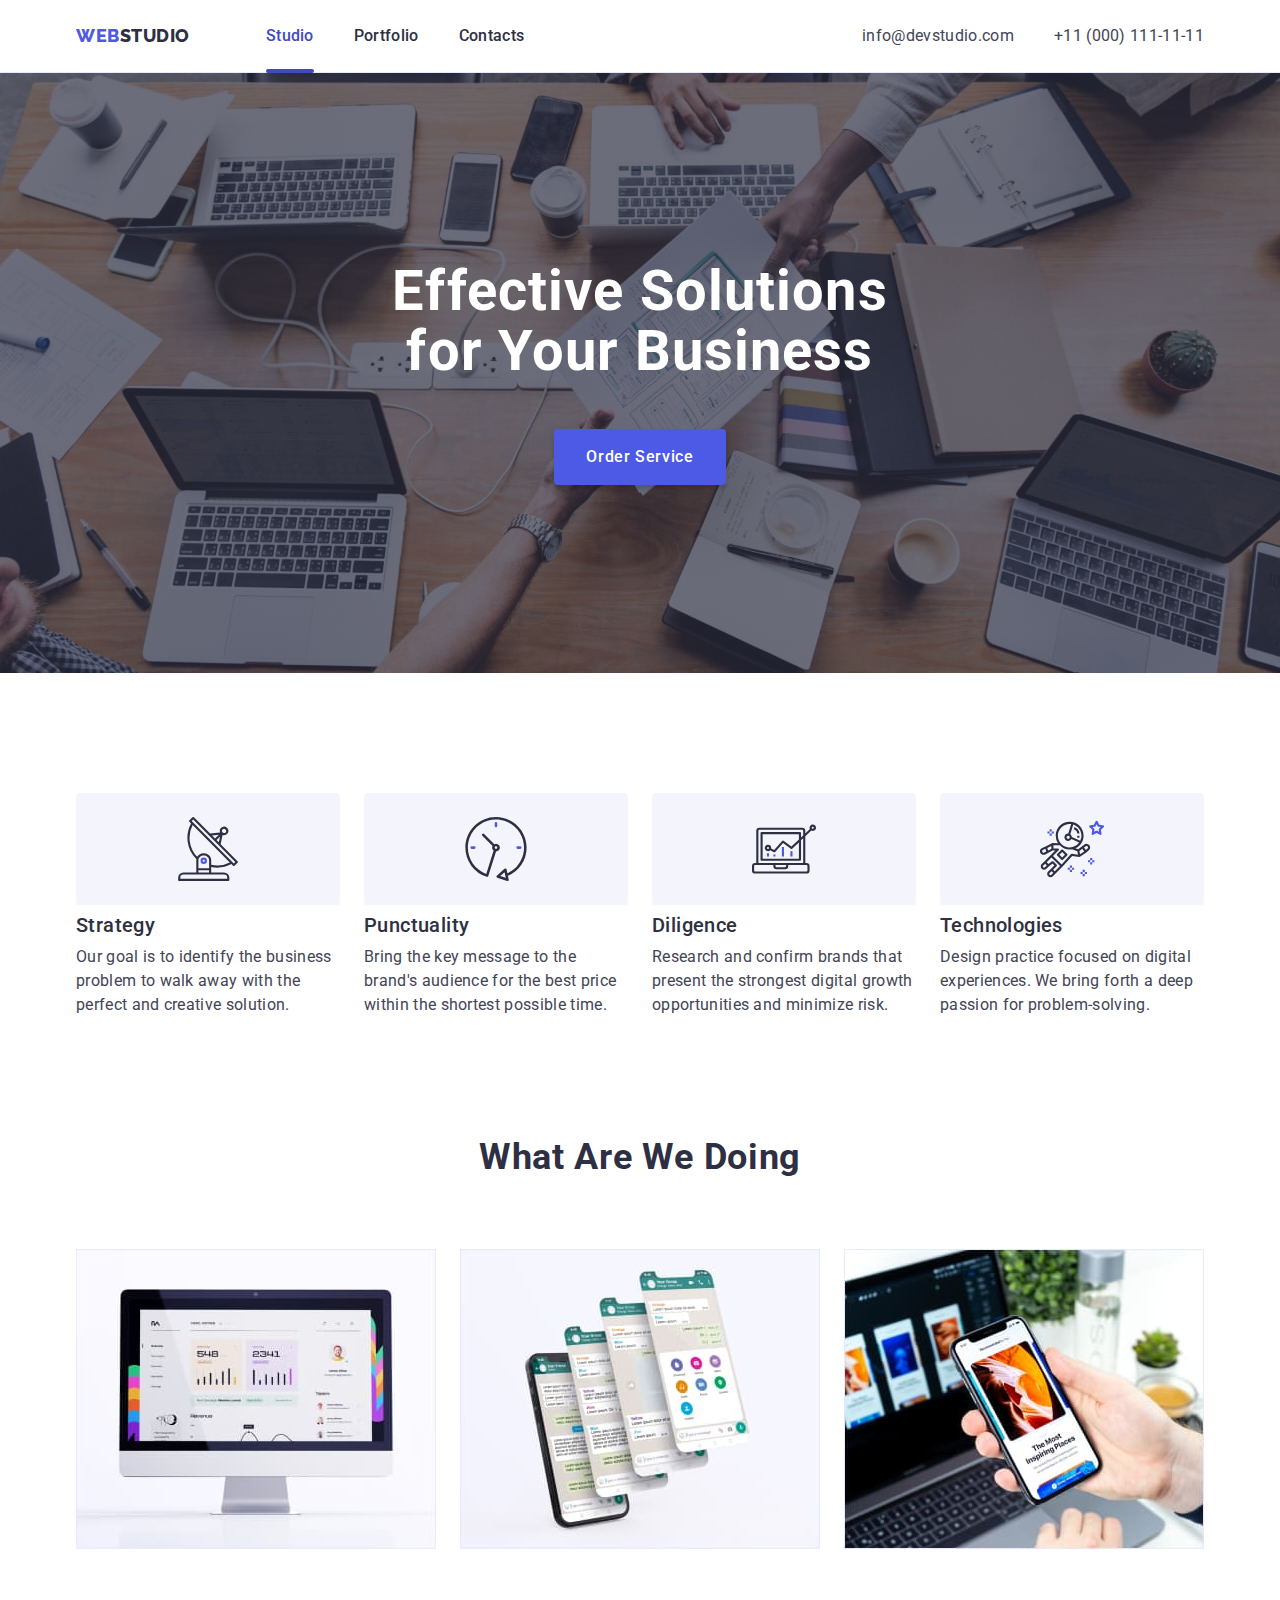
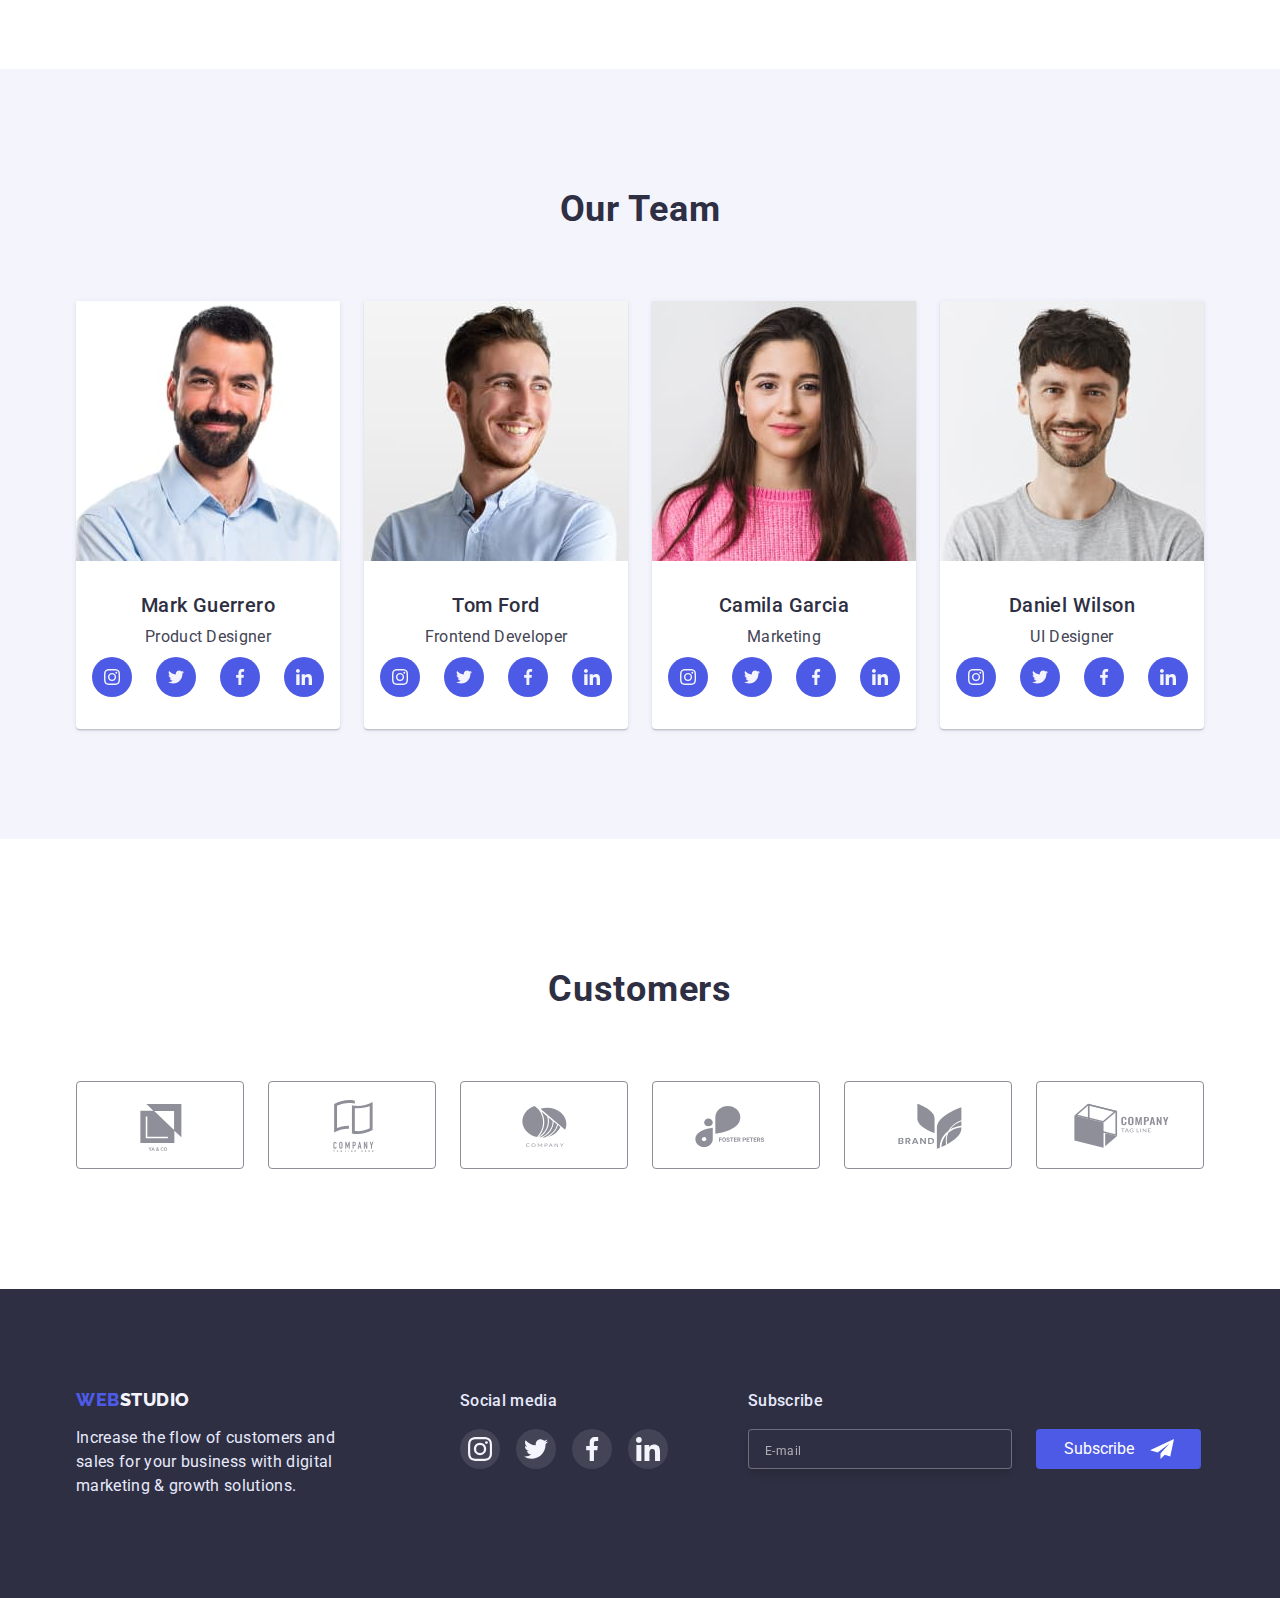
<file: index.html>
<!DOCTYPE html>
<html lang="en">
  <head>
    <meta charset="UTF-8" />
    <meta http-equiv="X-UA-Compatible" content="IE=edge" />
    <meta name="viewport" content="width=device-width, initial-scale=1.0" />
    <title>Studio</title>
    <link rel="preconnect" href="https://fonts.googleapis.com" />
    <link rel="preconnect" href="https://fonts.gstatic.com" crossorigin />
    <link
      href="https://fonts.googleapis.com/css2?family=Raleway:wght@800&family=Roboto:wght@400;500;700&display=swap"
      rel="stylesheet"
    />
    <link
      rel="stylesheet"
      href="https://cdnjs.cloudflare.com/ajax/libs/modern-normalize/1.1.0/modern-normalize.css"
      integrity="sha512-Y0MM+V6ymRKN2zStTqzQ227DWhhp4Mzdo6gnlRnuaNCbc+YN/ZH0sBCLTM4M0oSy9c9VKiCvd4Jk44aCLrNS5Q=="
      crossorigin="anonymous"
      referrerpolicy="no-referrer"
    />
    <link rel="stylesheet" href="./css/styles.css" />
  </head>
  <body>
    <!-- Header -->
    <header class="header">
      <div class="container header-line">
        <nav class="nav-header">
          <div class="logo">
            <a class="logo-header" href="./index.html"
              ><span class="logo-brand">Web</span>Studio</a
            >
          </div>
          <ul class="nav-header-list">
            <li class="nav-header-item">
              <a class="nav-header-link current" href="./index.html">Studio</a>
            </li>
            <li class="nav-header-item">
              <a class="nav-header-link" href="./portfolio.html">Portfolio</a>
            </li>
            <li class="nav-header-item">
              <a class="nav-header-link" href="#">Contacts</a>
            </li>
          </ul>
        </nav>
        <address class="header-address">
          <ul class="header-address-list">
            <li class="header-address-item">
              <a class="header-address-link" href="mailto:info@devstudio.com"
                >info@devstudio.com</a
              >
            </li>
            <li class="header-address-item">
              <a class="header-address-link" href="tel:+110001111111"
                >+11 (000) 111-11-11</a
              >
            </li>
          </ul>
        </address>
      </div>
    </header>
    <!-- Main -->
    <main>
      <section class="hero">
        <h1 class="hero-title">Effective Solutions for Your Business</h1>
        <button data-modal-open class="hero-button" type="button">
          Order Service
        </button>
        <!-- Modal window -->
        <div class="backdrop is-hidden" data-modal>
          <div class="modal">
            <button class="modal-button-close" type="button" data-modal-close>
              <svg width="8" height="8">
                <use href="./images/icons.svg#icon-close"></use>
              </svg>
            </button>
            <p class="modal-title">
              Leave your contacts and we will call you back
            </p>
            <form class="modal-form">
              <div class="modal-form-field">
                <label class="modal-form-field-label" for="name">Name</label>
                <input
                  type="text"
                  class="modal-form-field-input"
                  name="name"
                  id="name"
                />
                <svg class="modal-form-field-icon" width="18" height="18">
                  <use href="./images/icons.svg#icon-person"></use>
                </svg>
              </div>
              <div class="modal-form-field">
                <label class="modal-form-field-label" for="phone">Phone</label>
                <input
                  type="tel"
                  class="modal-form-field-input"
                  name="phone"
                  id="phone"
                />
                <svg class="modal-form-field-icon" width="18" height="24">
                  <use href="./images/icons.svg#icon-phone"></use>
                </svg>
              </div>
              <div class="modal-form-field">
                <label class="modal-form-field-label" for="email">Email</label>
                <input
                  type="email"
                  class="modal-form-field-input"
                  name="email"
                  id="email"
                />
                <svg class="modal-form-field-icon" width="18" height="24">
                  <use href="./images/icons.svg#icon-email"></use>
                </svg>
              </div>
              <div class="modal-form-field">
                <label class="modal-form-field-label" for="comment"
                  >Comment</label
                >
                <textarea
                  type="text"
                  class="modal-form-field-input textarea"
                  name="comment"
                  id="comment"
                  placeholder="Text input"
                ></textarea>
              </div>
            </form>
          </div>
        </div>
        <!-- /Modal window -->
      </section>
      <section class="features section">
        <div class="container">
          <h2 class="features-title visually-hidden">Features and benefits</h2>
          <ul class="features-list">
            <li class="features-item">
              <div class="features-item-icon">
                <svg class="features-icon">
                  <use href="./images/icons.svg#icon-antenna"></use>
                </svg>
              </div>
              <h3 class="features-list-title">Strategy</h3>
              <p class="features-list-text">
                Our goal is to identify the business problem to walk away with
                the perfect and creative solution.
              </p>
            </li>
            <li class="features-item">
              <div class="features-item-icon">
                <svg class="features-icon">
                  <use href="./images/icons.svg#icon-clock"></use>
                </svg>
              </div>
              <h3 class="features-list-title">Punctuality</h3>
              <p class="features-list-text">
                Bring the key message to the brand's audience for the best price
                within the shortest possible time.
              </p>
            </li>
            <li class="features-item">
              <div class="features-item-icon">
                <svg class="features-icon">
                  <use href="./images/icons.svg#icon-diagram"></use>
                </svg>
              </div>
              <h3 class="features-list-title">Diligence</h3>
              <p class="features-list-text">
                Research and confirm brands that present the strongest digital
                growth opportunities and minimize risk.
              </p>
            </li>
            <li class="features-item">
              <div class="features-item-icon">
                <svg class="features-icon">
                  <use href="./images/icons.svg#icon-astronaut"></use>
                </svg>
              </div>
              <h3 class="features-list-title">Technologies</h3>
              <p class="features-list-text">
                Design practice focused on digital experiences. We bring forth a
                deep passion for problem-solving.
              </p>
            </li>
          </ul>
        </div>
      </section>
      <section class="works section">
        <div class="container">
          <h2 class="works-title">What are we doing</h2>
          <ul class="works-list">
            <li class="works-item">
              <img
                class="works-img"
                src="./images/monitor.jpg"
                alt="Computer Apple"
                width="360"
                height="300"
              />
            </li>
            <li class="works-item">
              <img
                class="works-img"
                src="./images/smartfon.jpg"
                alt="iPhone"
                width="360"
                height="300"
              />
            </li>
            <li class="works-item">
              <img
                class="works-img"
                src="./images/smartfon-in-hand.jpg"
                alt="iPhone in hand"
                width="360"
                height="300"
              />
            </li>
          </ul>
        </div>
      </section>
      <section class="team section">
        <div class="container">
          <h2 class="team-title">Our Team</h2>
          <ul class="team-list">
            <li class="team-item">
              <img
                class="team-img"
                src="./images/markguerrero.jpg"
                alt="Mark Guerrero"
                width="264"
                height="260"
              />
              <div class="team-item-info">
                <h3 class="team-item-title">Mark Guerrero</h3>
                <p class="team-item-text">Product Designer</p>
                <ul class="team-social-list">
                  <li class="team-social-item">
                    <a
                      href="https://www.instagram.com/"
                      class="team-social-link"
                      target="_blank"
                      rel="noopener noreferrer nofollow"
                    >
                      <svg class="team-social-icon">
                        <use href="./images/icons.svg#icon-instagram"></use>
                      </svg>
                    </a>
                  </li>
                  <li class="team-social-item">
                    <a
                      href="https://twitter.com/"
                      class="team-social-link"
                      target="_blank"
                      rel="noopener noreferrer nofollow"
                    >
                      <svg class="team-social-icon">
                        <use href="./images/icons.svg#icon-twitter"></use>
                      </svg>
                    </a>
                  </li>
                  <li class="team-social-item">
                    <a
                      href="https://www.facebook.com/"
                      class="team-social-link"
                      target="_blank"
                      rel="noopener noreferrer nofollow"
                    >
                      <svg class="team-social-icon">
                        <use href="./images/icons.svg#icon-facebook"></use>
                      </svg>
                    </a>
                  </li>
                  <li class="team-social-item">
                    <a
                      href="https://www.linkedin.com/"
                      class="team-social-link"
                      target="_blank"
                      rel="noopener noreferrer nofollow"
                    >
                      <svg class="team-social-icon">
                        <use href="./images/icons.svg#icon-linkedin"></use>
                      </svg>
                    </a>
                  </li>
                </ul>
              </div>
            </li>
            <li class="team-item">
              <img
                class="team-img"
                src="./images/tomford.jpg"
                alt="Tom Ford"
                width="264"
                height="260"
              />
              <div class="team-item-info">
                <h3 class="team-item-title">Tom Ford</h3>
                <p class="team-item-text">Frontend Developer</p>
                <ul class="team-social-list">
                  <li class="team-social-item">
                    <a
                      href="https://www.instagram.com/"
                      class="team-social-link"
                      target="_blank"
                      rel="noopener noreferrer nofollow"
                    >
                      <svg class="team-social-icon">
                        <use href="./images/icons.svg#icon-instagram"></use>
                      </svg>
                    </a>
                  </li>
                  <li class="team-social-item">
                    <a
                      href="https://twitter.com/"
                      class="team-social-link"
                      target="_blank"
                      rel="noopener noreferrer nofollow"
                    >
                      <svg class="team-social-icon">
                        <use href="./images/icons.svg#icon-twitter"></use>
                      </svg>
                    </a>
                  </li>
                  <li class="team-social-item">
                    <a
                      href="https://www.facebook.com/"
                      class="team-social-link"
                      target="_blank"
                      rel="noopener noreferrer nofollow"
                    >
                      <svg class="team-social-icon">
                        <use href="./images/icons.svg#icon-facebook"></use>
                      </svg>
                    </a>
                  </li>
                  <li class="team-social-item">
                    <a
                      href="https://www.linkedin.com/"
                      class="team-social-link"
                      target="_blank"
                      rel="noopener noreferrer nofollow"
                    >
                      <svg class="team-social-icon">
                        <use href="./images/icons.svg#icon-linkedin"></use>
                      </svg>
                    </a>
                  </li>
                </ul>
              </div>
            </li>
            <li class="team-item">
              <img
                class="team-img"
                src="./images/camilagarcia.jpg"
                alt="Camila Garcia"
                width="264"
                height="260"
              />
              <div class="team-item-info">
                <h3 class="team-item-title">Camila Garcia</h3>
                <p class="team-item-text">Marketing</p>
                <ul class="team-social-list">
                  <li class="team-social-item">
                    <a
                      href="https://www.instagram.com/"
                      class="team-social-link"
                      target="_blank"
                      rel="noopener noreferrer nofollow"
                    >
                      <svg class="team-social-icon">
                        <use href="./images/icons.svg#icon-instagram"></use>
                      </svg>
                    </a>
                  </li>
                  <li class="team-social-item">
                    <a
                      href="https://twitter.com/"
                      class="team-social-link"
                      target="_blank"
                      rel="noopener noreferrer nofollow"
                    >
                      <svg class="team-social-icon">
                        <use href="./images/icons.svg#icon-twitter"></use>
                      </svg>
                    </a>
                  </li>
                  <li class="team-social-item">
                    <a
                      href="https://www.facebook.com/"
                      class="team-social-link"
                      target="_blank"
                      rel="noopener noreferrer nofollow"
                    >
                      <svg class="team-social-icon">
                        <use href="./images/icons.svg#icon-facebook"></use>
                      </svg>
                    </a>
                  </li>
                  <li class="team-social-item">
                    <a
                      href="https://www.linkedin.com/"
                      class="team-social-link"
                      target="_blank"
                      rel="noopener noreferrer nofollow"
                    >
                      <svg class="team-social-icon">
                        <use href="./images/icons.svg#icon-linkedin"></use>
                      </svg>
                    </a>
                  </li>
                </ul>
              </div>
            </li>
            <li class="team-item">
              <img
                class="team-img"
                src="./images/danielwilson.jpg"
                alt="Daniel Wilson"
                width="264"
                height="260"
              />
              <div class="team-item-info">
                <h3 class="team-item-title">Daniel Wilson</h3>
                <p class="team-item-text">UI Designer</p>
                <ul class="team-social-list">
                  <li class="team-social-item">
                    <a
                      href="https://www.instagram.com/"
                      class="team-social-link"
                      target="_blank"
                      rel="noopener noreferrer nofollow"
                    >
                      <svg class="team-social-icon">
                        <use href="./images/icons.svg#icon-instagram"></use>
                      </svg>
                    </a>
                  </li>
                  <li class="team-social-item">
                    <a
                      href="https://twitter.com/"
                      class="team-social-link"
                      target="_blank"
                      rel="noopener noreferrer nofollow"
                    >
                      <svg class="team-social-icon">
                        <use href="./images/icons.svg#icon-twitter"></use>
                      </svg>
                    </a>
                  </li>
                  <li class="team-social-item">
                    <a
                      href="https://www.facebook.com/"
                      class="team-social-link"
                      target="_blank"
                      rel="noopener noreferrer nofollow"
                    >
                      <svg class="team-social-icon">
                        <use href="./images/icons.svg#icon-facebook"></use>
                      </svg>
                    </a>
                  </li>
                  <li class="team-social-item">
                    <a
                      href="https://www.linkedin.com/"
                      class="team-social-link"
                      target="_blank"
                      rel="noopener noreferrer nofollow"
                    >
                      <svg class="team-social-icon">
                        <use href="./images/icons.svg#icon-linkedin"></use>
                      </svg>
                    </a>
                  </li>
                </ul>
              </div>
            </li>
          </ul>
        </div>
      </section>
      <section class="customers section">
        <div class="container">
          <h2 class="customers-title">Customers</h2>
          <ul class="customers-list">
            <li class="customers-item">
              <a
                href="#"
                class="customers-link"
                target="_blank"
                rel="noopener noreferrer nofollow"
                ><svg class="customers-icon">
                  <use href="./images/icons.svg#icon-jaco"></use>
                </svg>
              </a>
            </li>
            <li class="customers-item">
              <a
                href="#"
                class="customers-link"
                target="_blank"
                rel="noopener noreferrer nofollow"
                ><svg class="customers-icon">
                  <use href="./images/icons.svg#icon-tagline-here"></use>
                </svg>
              </a>
            </li>
            <li class="customers-item">
              <a
                href="#"
                class="customers-link"
                target="_blank"
                rel="noopener noreferrer nofollow"
                ><svg class="customers-icon">
                  <use href="./images/icons.svg#icon-company"></use>
                </svg>
              </a>
            </li>
            <li class="customers-item">
              <a
                href="#"
                class="customers-link"
                target="_blank"
                rel="noopener noreferrer nofollow"
                ><svg class="customers-icon">
                  <use href="./images/icons.svg#icon-foster-peters"></use>
                </svg>
              </a>
            </li>
            <li class="customers-item">
              <a
                href="#"
                class="customers-link"
                target="_blank"
                rel="noopener noreferrer nofollow"
                ><svg class="customers-icon">
                  <use href="./images/icons.svg#icon-brand"></use>
                </svg>
              </a>
            </li>
            <li class="customers-item">
              <a
                href="#"
                class="customers-link"
                target="_blank"
                rel="noopener noreferrer nofollow"
                ><svg class="customers-icon">
                  <use href="./images/icons.svg#icon-company-tagline"></use>
                </svg>
              </a>
            </li>
          </ul>
        </div>
      </section>
    </main>
    <!-- Footer -->
    <footer class="footer">
      <div class="container footer-line">
        <div class="footer-info">
          <a class="logo-footer" href="./index.html"
            ><span class="logo-brand">Web</span>Studio</a
          >
          <p class="footer-text">
            Increase the flow of customers and sales for your business with
            digital marketing & growth solutions.
          </p>
        </div>
        <div class="footer-social">
          <h2 class="footer-social-title">Social media</h2>
          <ul class="footer-social-list">
            <li class="footer-social-item">
              <a
                href="https://www.instagram.com/"
                class="footer-social-link"
                target="_blank"
                rel="noopener noreferrer nofollow"
              >
                <svg class="footer-social-icon">
                  <use href="./images/icons.svg#icon-instagram"></use>
                </svg>
              </a>
            </li>
            <li class="footer-social-item">
              <a
                href="https://twitter.com/"
                class="footer-social-link"
                target="_blank"
                rel="noopener noreferrer nofollow"
              >
                <svg class="footer-social-icon">
                  <use href="./images/icons.svg#icon-twitter"></use>
                </svg>
              </a>
            </li>
            <li class="footer-social-item">
              <a
                href="https://www.facebook.com/"
                class="footer-social-link"
                target="_blank"
                rel="noopener noreferrer nofollow"
              >
                <svg class="footer-social-icon">
                  <use href="./images/icons.svg#icon-facebook"></use>
                </svg>
              </a>
            </li>
            <li class="footer-social-item">
              <a
                href="https://www.linkedin.com/"
                class="footer-social-link"
                target="_blank"
                rel="noopener noreferrer nofollow"
              >
                <svg class="footer-social-icon">
                  <use href="./images/icons.svg#icon-linkedin"></use>
                </svg>
              </a>
            </li>
          </ul>
        </div>
        <div class="footer-subscribe">
          <h3 class="footer-subscribe-title">Subscribe</h3>
          <form class="footer-subscribe-form">
            <input
              type="text"
              class="footer-subscribe-input"
              placeholder="E-mail"
            />
            <button type="button" class="footer-subscribe-btn">
              Subscribe
              <svg class="footer-subscribe-icon" width="24" height="24">
                <use href="./images/icons.svg#icon-telegram"></use>
              </svg>
            </button>
          </form>
        </div>
      </div>
    </footer>
    <script src="./js/modal.js"></script>
  </body>
</html>
</file>
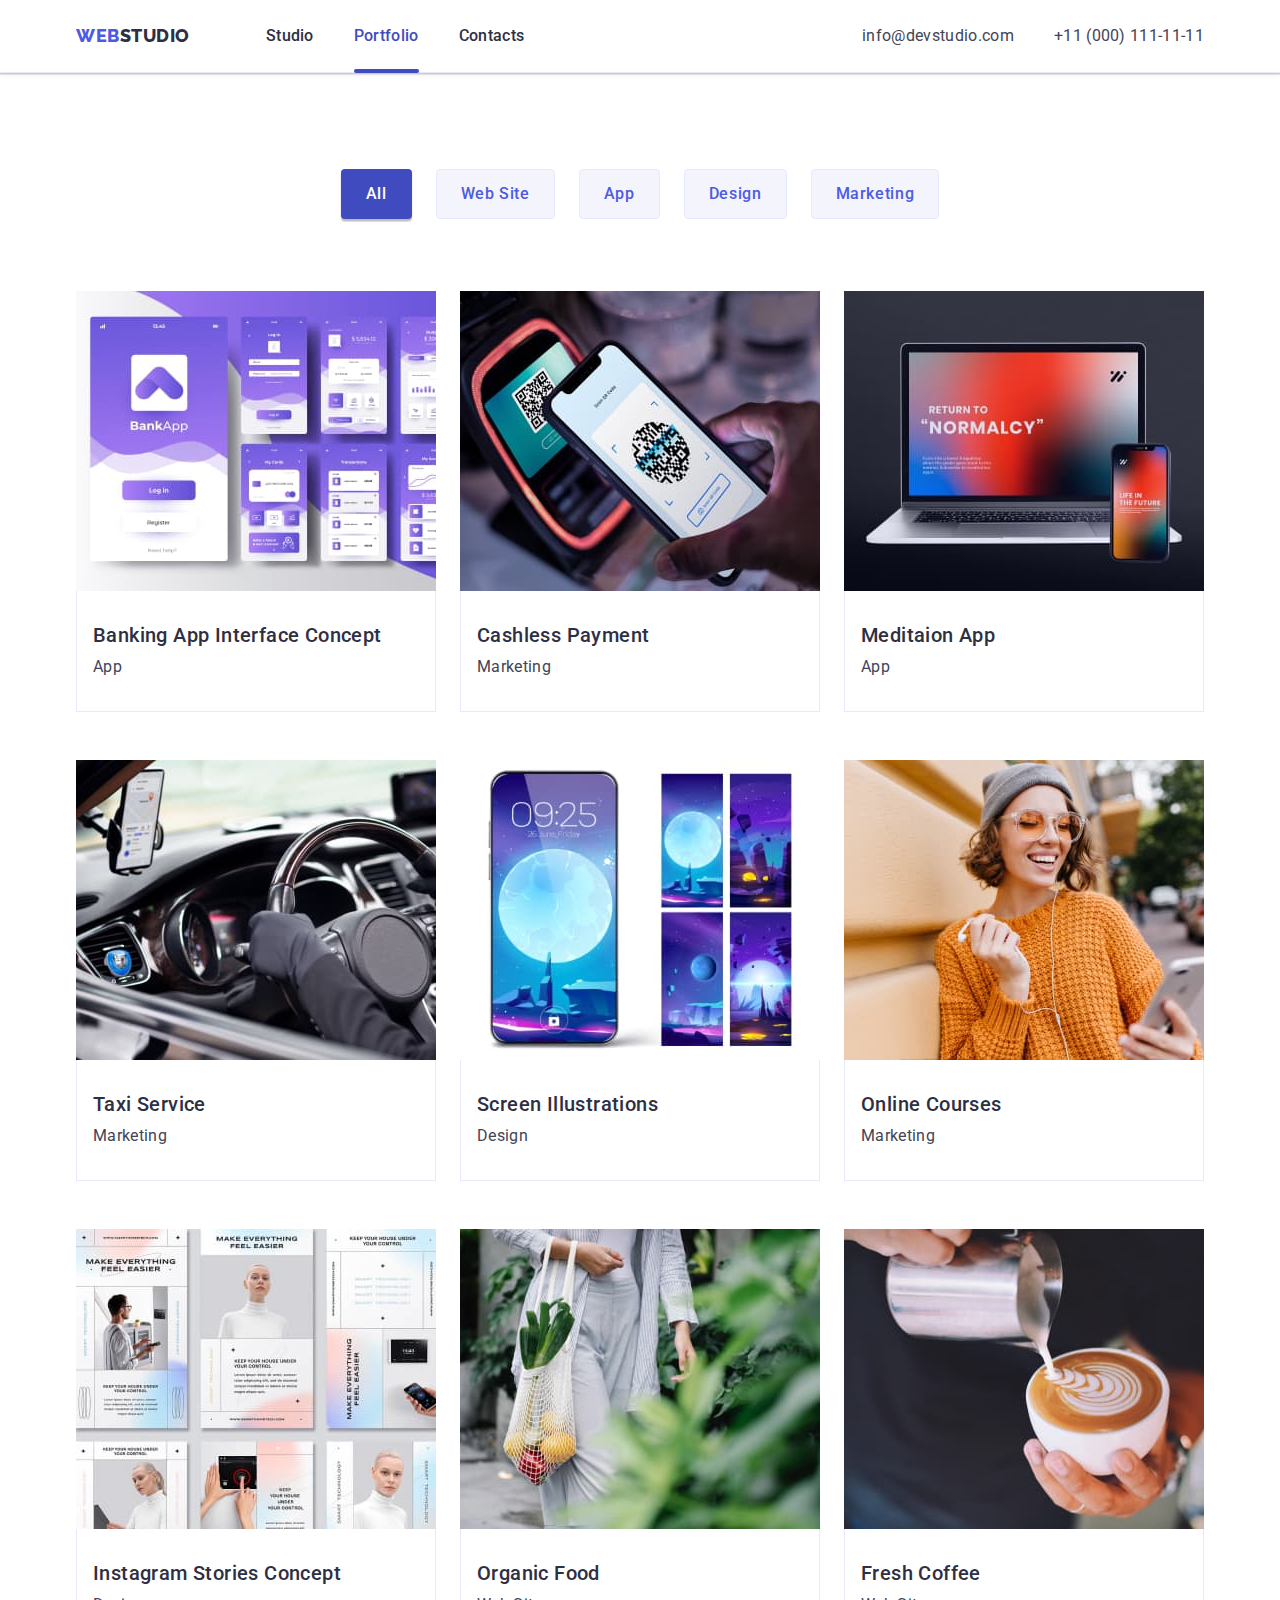
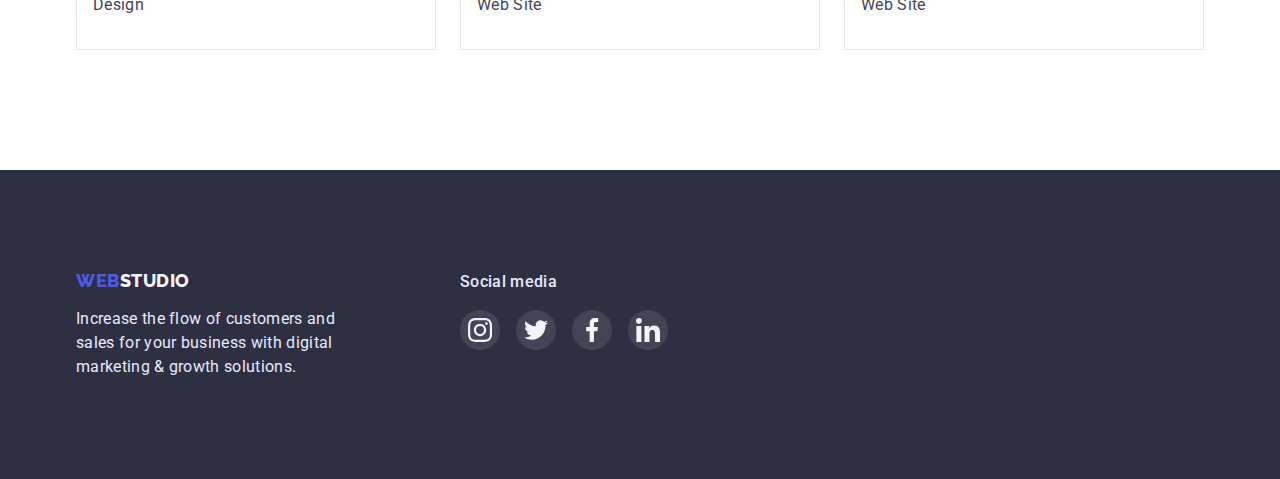
<file: portfolio.html>
<!DOCTYPE html>
<html lang="en">
  <head>
    <meta charset="UTF-8" />
    <meta http-equiv="X-UA-Compatible" content="IE=edge" />
    <meta name="viewport" content="width=device-width, initial-scale=1.0" />
    <title>Portfolio</title>
    <link rel="preconnect" href="https://fonts.googleapis.com" />
    <link rel="preconnect" href="https://fonts.gstatic.com" crossorigin />
    <link
      href="https://fonts.googleapis.com/css2?family=Raleway:wght@800&family=Roboto:wght@400;500;700&display=swap"
      rel="stylesheet"
    />
    <link
      rel="stylesheet"
      href="https://cdnjs.cloudflare.com/ajax/libs/modern-normalize/1.1.0/modern-normalize.css"
      integrity="sha512-Y0MM+V6ymRKN2zStTqzQ227DWhhp4Mzdo6gnlRnuaNCbc+YN/ZH0sBCLTM4M0oSy9c9VKiCvd4Jk44aCLrNS5Q=="
      crossorigin="anonymous"
      referrerpolicy="no-referrer"
    />
    <link rel="stylesheet" href="./css/styles.css" />
  </head>
  <body>
    <!-- Header -->
    <header class="header">
      <div class="container header-line">
        <nav class="nav-header">
          <div class="logo">
            <a class="logo-header" href="./index.html"
              ><span class="logo-brand">Web</span>Studio</a
            >
          </div>
          <ul class="nav-header-list">
            <li class="nav-header-item">
              <a class="nav-header-link" href="./index.html">Studio</a>
            </li>
            <li class="nav-header-item">
              <a class="nav-header-link current" href="./portfolio.html"
                >Portfolio</a
              >
            </li>
            <li class="nav-header-item">
              <a class="nav-header-link" href="#">Contacts</a>
            </li>
          </ul>
        </nav>
        <address class="header-address">
          <ul class="header-address-list">
            <li class="header-address-item">
              <a class="header-address-link" href="mailto:info@devstudio.com"
                >info@devstudio.com</a
              >
            </li>
            <li class="header-address-item">
              <a class="header-address-link" href="tel:+110001111111"
                >+11 (000) 111-11-11</a
              >
            </li>
          </ul>
        </address>
      </div>
    </header>
    <!-- Main -->
    <main>
      <section class="portfolio section">
        <div class="container">
          <h1 class="visually-hidden">Portfolio</h1>
          <ul class="portfolio-btn-list">
            <li class="portfolio-btn-item">
              <button class="portfolio-btn actual" type="button">All</button>
            </li>
            <li class="portfolio-btn-item">
              <button class="portfolio-btn" type="button">Web Site</button>
            </li>
            <li class="portfolio-btn-item">
              <button class="portfolio-btn" type="button">App</button>
            </li>
            <li class="portfolio-btn-item">
              <button class="portfolio-btn" type="button">Design</button>
            </li>
            <li class="portfolio-btn-item">
              <button class="portfolio-btn" type="button">Marketing</button>
            </li>
          </ul>
          <ul class="portfolio-list">
            <li class="portfolio-item">
              <a href="#" class="portfolio-link">
                <div class="portfolio-overlay-wrapper">
                  <img
                    class="portfolio-img"
                    src="./images/banking-interface.jpg"
                    alt="Banking App Interface Concept"
                    width="360"
                    height="300"
                  />
                  <p class="portfolio-overlay-slide">
                    14 Stylish and User-Friendly App Design Concepts · Task
                    Manager App · Calorie Tracker App · Exotic Fruit Ecommerce
                    App · Cloud Storage App
                  </p>
                </div>
                <div class="decor-bottom">
                  <h2 class="portfolio-title">Banking App Interface Concept</h2>
                  <p class="portfolio-text">App</p>
                </div>
              </a>
            </li>
            <li class="portfolio-item">
              <a href="#" class="portfolio-link">
                <div class="portfolio-overlay-wrapper">
                  <img
                    class="portfolio-img"
                    src="./images/cashless-payment.jpg"
                    alt="Cashless Payment"
                    width="360"
                    height="300"
                  />
                  <p class="portfolio-overlay-slide">
                    14 Stylish and User-Friendly App Design Concepts · Task
                    Manager App · Calorie Tracker App · Exotic Fruit Ecommerce
                    App · Cloud Storage App
                  </p>
                </div>
                <div class="decor-bottom">
                  <h2 class="portfolio-title">Cashless Payment</h2>
                  <p class="portfolio-text">Marketing</p>
                </div>
              </a>
            </li>
            <li class="portfolio-item">
              <a href="#" class="portfolio-link">
                <div class="portfolio-overlay-wrapper">
                  <img
                    class="portfolio-img"
                    src="./images/meditaion-app.jpg"
                    alt="Meditaion App"
                    width="360"
                    height="300"
                  />
                  <p class="portfolio-overlay-slide">
                    14 Stylish and User-Friendly App Design Concepts · Task
                    Manager App · Calorie Tracker App · Exotic Fruit Ecommerce
                    App · Cloud Storage App
                  </p>
                </div>
                <div class="decor-bottom">
                  <h2 class="portfolio-title">Meditaion App</h2>
                  <p class="portfolio-text">App</p>
                </div>
              </a>
            </li>
            <li class="portfolio-item">
              <a href="#" class="portfolio-link">
                <div class="portfolio-overlay-wrapper">
                  <img
                    class="portfolio-img"
                    src="./images/taxi-service.jpg"
                    alt="Taxi Service"
                    width="360"
                    height="300"
                  />
                  <p class="portfolio-overlay-slide">
                    14 Stylish and User-Friendly App Design Concepts · Task
                    Manager App · Calorie Tracker App · Exotic Fruit Ecommerce
                    App · Cloud Storage App
                  </p>
                </div>
                <div class="decor-bottom">
                  <h2 class="portfolio-title">Taxi Service</h2>
                  <p class="portfolio-text">Marketing</p>
                </div>
              </a>
            </li>
            <li class="portfolio-item">
              <a href="#" class="portfolio-link">
                <div class="portfolio-overlay-wrapper">
                  <img
                    class="portfolio-img"
                    src="./images/screen-illustrations.jpg"
                    alt="Screen Illustrations"
                    width="360"
                    height="300"
                  />
                  <p class="portfolio-overlay-slide">
                    14 Stylish and User-Friendly App Design Concepts · Task
                    Manager App · Calorie Tracker App · Exotic Fruit Ecommerce
                    App · Cloud Storage App
                  </p>
                </div>
                <div class="decor-bottom">
                  <h2 class="portfolio-title">Screen Illustrations</h2>
                  <p class="portfolio-text">Design</p>
                </div>
              </a>
            </li>
            <li class="portfolio-item">
              <a href="#" class="portfolio-link">
                <div class="portfolio-overlay-wrapper">
                  <img
                    class="portfolio-img"
                    src="./images/online-courses.jpg"
                    alt="Online Courses"
                    width="360"
                    height="300"
                  />
                  <p class="portfolio-overlay-slide">
                    14 Stylish and User-Friendly App Design Concepts · Task
                    Manager App · Calorie Tracker App · Exotic Fruit Ecommerce
                    App · Cloud Storage App
                  </p>
                </div>
                <div class="decor-bottom">
                  <h2 class="portfolio-title">Online Courses</h2>
                  <p class="portfolio-text">Marketing</p>
                </div>
              </a>
            </li>
            <li class="portfolio-item">
              <a href="#" class="portfolio-link">
                <div class="portfolio-overlay-wrapper">
                  <img
                    class="portfolio-img"
                    src="./images/instagram-stories.jpg"
                    alt="Instagram Stories Concept"
                    width="360"
                    height="300"
                  />
                  <p class="portfolio-overlay-slide">
                    14 Stylish and User-Friendly App Design Concepts · Task
                    Manager App · Calorie Tracker App · Exotic Fruit Ecommerce
                    App · Cloud Storage App
                  </p>
                </div>
                <div class="decor-bottom">
                  <h2 class="portfolio-title">Instagram Stories Concept</h2>
                  <p class="portfolio-text">Design</p>
                </div>
              </a>
            </li>
            <li class="portfolio-item">
              <a href="#" class="portfolio-link">
                <div class="portfolio-overlay-wrapper">
                  <img
                    class="portfolio-img"
                    src="./images/organic-food.jpg"
                    alt="Organic Food"
                    width="360"
                    height="300"
                  />
                  <p class="portfolio-overlay-slide">
                    14 Stylish and User-Friendly App Design Concepts · Task
                    Manager App · Calorie Tracker App · Exotic Fruit Ecommerce
                    App · Cloud Storage App
                  </p>
                </div>
                <div class="decor-bottom">
                  <h2 class="portfolio-title">Organic Food</h2>
                  <p class="portfolio-text">Web Site</p>
                </div>
              </a>
            </li>
            <li class="portfolio-item">
              <a href="#" class="portfolio-link">
                <div class="portfolio-overlay-wrapper">
                  <img
                    class="portfolio-img"
                    src="./images/fresh-coffee.jpg"
                    alt="Fresh Coffee"
                    width="360"
                    height="300"
                  />
                  <p class="portfolio-overlay-slide">
                    14 Stylish and User-Friendly App Design Concepts · Task
                    Manager App · Calorie Tracker App · Exotic Fruit Ecommerce
                    App · Cloud Storage App
                  </p>
                </div>
                <div class="decor-bottom">
                  <h2 class="portfolio-title">Fresh Coffee</h2>
                  <p class="portfolio-text">Web Site</p>
                </div>
              </a>
            </li>
          </ul>
        </div>
      </section>
    </main>
    <!-- Footer -->
    <footer class="footer">
      <div class="container footer-line">
        <div class="footer-info">
          <a class="logo-footer" href="./index.html"
            ><span class="logo-brand">Web</span>Studio</a
          >
          <p class="footer-text">
            Increase the flow of customers and sales for your business with
            digital marketing & growth solutions.
          </p>
        </div>
        <div class="footer-social">
          <h2 class="footer-social-title">Social media</h2>
          <ul class="footer-social-list">
            <li class="footer-social-item">
              <a
                href="https://www.instagram.com/"
                class="footer-social-link"
                target="_blank"
                rel="noopener noreferrer nofollow"
              >
                <svg class="footer-social-icon">
                  <use href="./images/icons.svg#icon-instagram"></use>
                </svg>
              </a>
            </li>
            <li class="footer-social-item">
              <a
                href="https://twitter.com/"
                class="footer-social-link"
                target="_blank"
                rel="noopener noreferrer nofollow"
              >
                <svg class="footer-social-icon">
                  <use href="./images/icons.svg#icon-twitter"></use>
                </svg>
              </a>
            </li>
            <li class="footer-social-item">
              <a
                href="https://www.facebook.com/"
                class="footer-social-link"
                target="_blank"
                rel="noopener noreferrer nofollow"
              >
                <svg class="footer-social-icon">
                  <use href="./images/icons.svg#icon-facebook"></use>
                </svg>
              </a>
            </li>
            <li class="footer-social-item">
              <a
                href="https://www.linkedin.com/"
                class="footer-social-link"
                target="_blank"
                rel="noopener noreferrer nofollow"
              >
                <svg class="footer-social-icon">
                  <use href="./images/icons.svg#icon-linkedin"></use>
                </svg>
              </a>
            </li>
          </ul>
        </div>
      </div>
    </footer>
  </body>
</html>
</file>
<file: css/styles.css>
:root {
    --body-text: #434455;
    --color-main-bg: #fff;
    --color-hero-title: #fff;
    --color-button: #FFF;
    --primary-brand: #4D5AE5;
    --color-title: #2E2F42;
    --pressed-state: #404BBF;
    --hero-background: #2E2F42;
    --footer-background: #2E2F42;
    --color-section-bg: #F4F4FD;
    --color-footer-logo: #F4F4FD;
    --color-footer-text: #E7E9FC;
    --border-decor: #E7E9FC;
    --hero-gradient: linear-gradient(rgba(46, 47, 66, 0.7), rgba(46, 47, 66, 0.7));
    --color-customers: #8E8F99;
    --portfolio-gradient: 0px 1px 6px rgba(46, 47, 66, 0.08), 0px 1px 1px rgba(46, 47, 66, 0.16), 0px 2px 1px rgba(46, 47, 66, 0.08);
    --portfolio-btn-gradient: 0px 3px 1px rgba(0, 0, 0, 0.1),
        0px 2px 1px rgba(0, 0, 0, 0.08),
        0px 2px 2px rgba(0, 0, 0, 0.12);
    --team-shadow: 0px 1px 6px rgba(46, 47, 66, 0.08),
        0px 1px 1px rgba(46, 47, 66, 0.16),
        0px 2px 1px rgba(46, 47, 66, 0.08);
    --header-shadow: 0px 2px 1px rgba(46, 47, 66, 0.08), 0px 1px 1px rgba(46, 47, 66, 0.16), 0px 1px 6px rgba(46, 47, 66, 0.08);
    --time-transition: 250ms;
    --time-function: cubic-bezier(0.4, 0, 0.2, 1);
    --color-overlay: rgba(77, 90, 229, 0.9);
    --backdrop-bgcolor: rgba(46, 47, 66, 0.4);
    --modal-window-color: #FCFCFC;
    --modal-window-shadow: 0px 1px 1px rgba(0, 0, 0, 0.14),
        0px 1px 3px rgba(0, 0, 0, 0.12),
        0px 2px 1px rgba(0, 0, 0, 0.2);
}

/* ========= RESET ========== */
a {
    text-decoration: none;
}

ul {
    list-style: none;
    padding-left: 0;
    margin-top: 0;
    margin-bottom: 0;
}

h1,
h2,
h3,
h4,
h5,
h6,
p {
    margin-top: 0;
    margin-bottom: 0;
}

button {
    cursor: pointer;
}

address {
    font-style: normal;
}

img {
    display: block;
    max-width: 100%;
    height: auto;
}

/* ========= /RESET ======== */

body {
    font-family: 'Roboto', sans-serif;
    font-size: 16px;

    color: var(--body-text);
    background-color: var(--color-main-bg);
}

.visually-hidden {
    position: absolute;
    white-space: nowrap;
    width: 1px;
    height: 1px;
    overflow: hidden;
    border: 0;
    padding: 0;
    clip: rect(0 0 0 0);
    clip-path: inset(50%);
    margin: -1px;
}

.container {
    width: 1158px;
    padding-left: 15px;
    padding-right: 15px;
    margin: 0 auto;
}

.section {
    padding-top: 120px;
    padding-bottom: 120px;
}

/* ========= HEADER ======== */
.header {
    border-bottom: 1px solid var(--border-decor);
    box-shadow: var(--header-shadow);
}

.header-line {
    display: flex;
    justify-content: space-between;
}

.nav-header {
    display: flex;
}

.logo-header {
    display: block;
    padding-top: 24px;
    padding-bottom: 24px;

    color: var(--color-title);

    font-family: 'Raleway',
        sans-serif;
    font-weight: 800;
    font-size: 18px;
    line-height: calc(24/18);
    letter-spacing: 0.03em;
    text-transform: uppercase;
}

.logo-brand {
    color: var(--primary-brand);
}

.nav-header-list {
    display: flex;
    margin-left: 76px;
}

.nav-header-item {
    position: relative;
}

.nav-header-item:not(:last-child) {
    margin-right: 40px;
}

/* .nav-header-item+.nav-header-item {
    margin-left: 40px;
} */

.nav-header-link {
    position: relative;
    display: block;
    padding-top: 24px;
    padding-bottom: 24px;

    color: var(--color-title);

    font-weight: 500;
    letter-spacing: 0.02em;
    line-height: calc(24/16);

    transition-property: color;
    transition-duration: var(--time-transition);
    transition-timing-function: var(--time-function);
}


.nav-header-link::after {
    position: absolute;

    content: '';
    width: 100%;
    height: 4px;
    left: 0;
    bottom: -1px;
    border-radius: 2px;

    background-color: var(--pressed-state);
    transform: scaleX(0);
    transition: transform var(--time-transition) var(--time-function);
}

.nav-header-link:is(:hover, :focus) {
    color: var(--pressed-state);
}

.current {
    color: var(--pressed-state);
}

.current::after {
    transform: scaleX(1);
}

.nav-header-link:hover::after,
.nav-header-link:focus::after {
    transform: scaleX(1);
}

/* .header-address {
    margin-left: auto;
} */

.header-address-list {
    display: flex;
}

.header-address-item+.header-address-item {
    margin-left: 40px;
}

.header-address-link {
    display: block;
    padding-top: 24px;
    padding-bottom: 24px;

    color: var(--body-text);

    line-height: calc(24/16);
    letter-spacing: 0.02em;

    transition-property: color;
    transition-duration: var(--time-transition);
    transition-timing-function: var(--time-function);
}

.header-address-link:is(:hover, :focus) {
    color: var(--pressed-state);
}

/* ======= /HEADER ======= */

/* ======== HERO ========= */
.hero {
    max-width: 1440px;
    margin: 0 auto;
    padding-top: 188px;
    padding-bottom: 188px;

    background-color: var(--hero-background);
    background-image: var(--hero-gradient), url(../images/hero-img.jpg);
    background-repeat: no-repeat;
    background-position: center;
    background-size: cover;

    text-align: center;
}

.hero-title {
    width: 496px;
    margin: 0 auto;

    color: var(--color-hero-title);

    font-weight: 700;
    font-size: 56px;
    line-height: calc(60/56);
    letter-spacing: 0.02em;
}

.hero-button {
    margin-top: 48px;
    padding: 16px 32px;

    color: var(--color-button);
    background-color: var(--primary-brand);

    font-weight: 500;
    font-size: 16px;
    line-height: calc(24/16);
    letter-spacing: 0.04em;
    box-shadow: 0px 4px 4px rgba(0, 0, 0, 0.15);
    border-radius: 4px;
    border: transparent;

    transition-property: background-color;
    transition-duration: var(--time-transition);
    transition-timing-function: var(--time-function);
}

.hero-button:is(:hover, :focus) {
    background-color: var(--pressed-state);
}

/* ======== /HERO ========== */

/* ======= FEATURES ======= */
.features {
    background-color: var(--color-main-bg);
}

.features-list {
    display: flex;
    justify-content: space-between;
    flex-wrap: wrap;
    gap: 24px;
}

.features-item {
    flex-basis: calc((100% - 3 * 24px) / 4);
}

.features-item-icon {
    display: flex;
    align-items: center;
    justify-content: center;

    margin-bottom: 8px;
    height: 112px;
    background-color: var(--color-section-bg);
    border-radius: 4px;
}

.features-icon {
    width: 64px;
    height: 64px;
}

.features-list-title {
    margin-bottom: 8px;

    color: var(--color-title);

    font-weight: 500;
    font-size: 20px;
    line-height: calc(24/20);
    letter-spacing: 0.02em;
}

.features-list-text {
    line-height: calc(24/16);
    letter-spacing: 0.02em;
}

/* ====== /FEATURES ======== */

/* ======= OUR WORKS ======= */
.works {
    padding-top: 0;
    background-color: var(--color-main-bg);
}

.works-title {
    color: var(--color-title);

    font-weight: 700;
    font-size: 36px;
    line-height: calc(40/36);
    letter-spacing: 0.02em;
    text-transform: capitalize;
    text-align: center;
}

.works-list {
    display: flex;
    justify-content: space-between;
    margin-top: 72px;
}

.works-item+.works-item {
    margin-left: 24px;
}

/* ======= /OUR WORKS ======= */

/* ======= OUR TEAM ========= */
.team {
    background-color: var(--color-section-bg);
    ;
    padding-bottom: 110px;
}

.team-title {
    color: var(--color-title);

    font-weight: 700;
    font-size: 36px;
    line-height: calc(40/36);
    letter-spacing: 0.02em;
    text-transform: capitalize;
    text-align: center;
}

.team-list {
    display: flex;
    margin-top: 72px;
}

.team-item {
    background-color: var(--color-main-bg);
    text-align: center;

    box-shadow: var(--team-shadow);
    border-radius: 0px 0px 4px 4px;
}

.team-item-info {
    padding: 32px 16px;
}

.team-item+.team-item {
    margin-left: 24px;
}

.team-item-title {
    margin-bottom: 8px;

    color: var(--color-title);

    font-weight: 500;
    font-size: 20px;
    line-height: calc(24/20);
    letter-spacing: 0.02em;
}

.team-item-text {
    margin-bottom: 8px;

    line-height: calc(24/16);
    letter-spacing: 0.02em;

}

.team-social-list {
    display: flex;
    justify-content: center;
    gap: 24px;
}

.team-social-item {
    width: 40px;
    height: 40px;
}

.team-social-link {
    display: flex;
    justify-content: center;
    align-items: center;

    width: 100%;
    height: 100%;
    border-radius: 50%;

    background-color: var(--primary-brand);

    transition-property: background-color;
    transition-duration: var(--time-transition);
    transition-timing-function: var(--time-function);
}

.team-social-icon {
    width: 16px;
    height: 16px;
    fill: #F4F4FD;
}

.team-social-link:is(:hover, :focus) {
    background-color: var(--pressed-state);
}

/* ======= /OUR TEAM ======== */
/* ======= CUSTOMERS ======== */
.customers {
    padding-top: 130px;
}

.customers-title {
    margin-bottom: 72px;
    font-weight: 700;
    font-size: 36px;
    line-height: calc(40/36);
    letter-spacing: 0.02em;
    text-align: center;
    text-transform: capitalize;

    color: var(--color-title);
}

.customers-list {
    display: flex;
    gap: 24px;
}

.customers-item {
    width: 168px;
    height: 88px;
    flex-basis: calc((100% - 5 * 24px)/6);
}

.customers-link {
    width: 100%;
    height: 100%;
    display: flex;
    justify-content: center;
    align-items: center;
    border: 1px solid var(--color-customers);
    border-radius: 4px;
    color: var(--color-customers);

    transition-property: border-color, color;
    transition-duration: var(--time-transition);
    transition-timing-function: var(--time-function);
}

.customers-icon {
    width: 104px;
    height: 56px;
    fill: currentColor;
}

.customers-link:is(:hover, :focus) {
    border-color: var(--primary-brand);
    color: var(--pressed-state);
}

/* ======= /CUSTOMERS ======== */
/* ======== FOOTER ========== */
.footer {
    padding-top: 100px;
    padding-bottom: 100px;

    background-color: var(--footer-background);
}

.logo-footer {
    color: var(--color-footer-logo);

    font-family: 'Raleway';
    font-weight: 800;
    font-size: 18px;
    line-height: calc(21/18);
    letter-spacing: 0.03em;
    text-transform: uppercase;
}

.footer-info {
    max-width: 264px;
    margin-right: 120px;
}

.footer-text {
    margin-top: 16px;

    color: var(--color-footer-text);

    line-height: calc(24/16);
    letter-spacing: 0.02em;
}

.footer-line {
    display: flex;
}

.footer-social {
    margin-right: 80px;
}

.footer-social-title {
    margin-bottom: 16px;
    font-weight: 500;
    font-size: 16px;
    line-height: calc(24/16);
    letter-spacing: 0.02em;

    color: var(--color-footer-text);
}

.footer-social-list {
    display: flex;
    justify-content: center;
    gap: 16px;
}

.footer-social-item {
    width: 40px;
    height: 40px;
}

.footer-social-link {
    display: flex;
    align-items: center;
    justify-content: center;
    width: 100%;
    height: 100%;
    border-radius: 50%;
    background-color: rgba(255, 255, 255, 0.1);
    transition-property: background-color;
    transition-duration: var(--time-transition);
    transition-timing-function: var(--time-function);
}

.footer-social-link:is(:hover, :focus) {
    background-color: #31D0AA;
}

.footer-social-icon {
    width: 24px;
    height: 24px;
    fill: #F4F4FD;
}

.footer-subscribe-title {
    margin-bottom: 16px;
    font-weight: 500;
    font-size: 16px;
    line-height: calc(24/16);
    letter-spacing: 0.02em;

    color: var(--color-footer-text);
}

.footer-subscribe-form {
    display: flex;
    gap: 24px
}

.footer-subscribe-input {
    min-width: 264px;
    height: 40px;
    padding: 8px 16px;

    border: 1px solid rgba(255, 255, 255, 0.3);
    filter: drop-shadow(0px 4px 4px rgba(0, 0, 0, 0.15));
    border-radius: 4px;
    outline: transparent;

    background-color: var(--footer-background);
    color: var(--color-button);

    transition: border-color var(--time-function) var(--time-transition);
}

.footer-subscribe-input::placeholder {
    font-size: 12px;
    line-height: calc(24/12);
    letter-spacing: 0.04em;

    color: rgba(255, 255, 255, 0.6);
}

.footer-subscribe-input:is(:hover, :focus) {
    border-color: var(--primary-brand);
}

.footer-subscribe-btn {
    display: flex;
    min-width: 165px;
    min-height: 40px;
    align-items: center;
    justify-content: center;
    gap: 16px;
    padding: 8px 24px;
    color: var(--color-button);
    fill: var(--color-button);
    background-color: var(--primary-brand);
    border: transparent;
    border-radius: 4px;
    transition: background-color var(--time-function) var(--time-transition);
}

.footer-subscribe-btn:is(:hover, :focus) {
    background-color: var(--pressed-state);
}

/* ======== /FOOTER ========= */

/* ======== PORTFOLIO ======== */
.portfolio {
    padding-top: 96px;
}

.portfolio-btn-list {
    display: flex;
    justify-content: center;

    margin-bottom: 72px;
}

.portfolio-btn-item+.portfolio-btn-item {
    margin-left: 24px;
}

.portfolio-btn {
    padding: 12px 24px;

    color: var(--primary-brand);
    background-color: var(--color-section-bg);

    font-family: inherit;
    font-weight: 500;
    font-size: 16px;
    line-height: calc(24/16);
    letter-spacing: 0.04em;

    border: 1px solid var(--color-footer-text);
    border-radius: 4px;

    transition-property: color, background-color, border-color, box-shadow;
    transition-duration: var(--time-transition);
    transition-timing-function: var(--time-function);
}


.actual,
.portfolio-btn:is(:hover, :focus) {
    color: var(--color-button);
    background-color: var(--pressed-state);

    box-shadow: var(--portfolio-btn-gradient);
    border-color: transparent;
}

.portfolio-list {
    display: flex;
    flex-wrap: wrap;
    gap: 48px 24px;
}

.portfolio-item {
    flex-basis: calc((100% - 2 * 24px) / 3);
}

.portfolio-title {
    color: var(--color-title);

    font-weight: 500;
    font-size: 20px;
    line-height: calc(24/20);
    letter-spacing: 0.02em;
}

.portfolio-text {
    margin-top: 8px;

    color: var(--body-text);

    line-height: calc(24/16);
    letter-spacing: 0.02em;
}

.decor-bottom {
    padding: 32px 16px 32px 16px;

    border: 1px solid var(--border-decor);
    border-top: none;

    flex-grow: 1;
}

.portfolio-link {
    height: 100%;
    display: flex;
    flex-direction: column;

    transition-property: box-shadow;
    transition-duration: var(--time-transition);
    transition-timing-function: var(--time-function);
}

.portfolio-link:is(:hover, :focus) {
    box-shadow: var(--portfolio-gradient);
}

.portfolio-overlay-wrapper {
    position: relative;
    overflow: hidden;
}

.portfolio-overlay-slide {
    position: absolute;
    height: 300px;
    padding: 40px 32px;
    top: 0;
    left: 0;
    overflow: auto;

    line-height: calc(24/16);
    letter-spacing: 0.02em;

    color: var(--color-section-bg);
    background-color: var(--color-overlay);

    transform: translate(0, 100%);
    transition: transform var(--time-transition) var(--time-function);
}

.portfolio-link:is(:hover, :focus) .portfolio-overlay-slide {
    transform: translate(0, 0);
}

/* ======= /PORTFOLIO =========== */

/* ======== MODAL WINDOW ======== */
.backdrop {
    position: fixed;
    width: 100vw;
    height: 100vh;
    top: 0;
    left: 0;
    background-color: var(--backdrop-bgcolor);
    transition: opacity var(--time-transition) var(--time-function),
        visibility var(--time-transition) var(--time-function);
}

.modal {
    position: absolute;
    width: 408px;
    min-height: 576px;
    padding: 70px 24px 26px 24px;

    top: 50%;
    left: 50%;
    transform: translate(-50%, -50%) scaleY(1);

    background-color: var(--modal-window-color);
    box-shadow: var(--modal-window-shadow);
    border-radius: 4px;

    transition: transform;
    transition-duration: var(--time-transition);
    transition-timing-function: var(--time-function);
}

.is-hidden {
    visibility: hidden;
    opacity: 0;
    pointer-events: none;
}

.modal-button-close {
    position: absolute;
    display: flex;
    align-items: center;
    justify-content: center;
    top: 24px;
    right: 24px;
    width: 24px;
    height: 24px;
    border-radius: 50%;
    fill: #000000;
    background-color: var(--border-decor);
    border: 1px solid rgba(0, 0, 0, 0.1);
    transition: background-color var(--time-transition) var(--time-function), fill var(--time-transition) var(--time-function);
}

.modal-button-close:is(:hover, :focus) {
    fill: #ffffff;
    background-color: var(--pressed-state);
}

.backdrop.is-hidden .modal {
    transform: translate(-50%, -50%) scaleY(0);
}

.modal-title {
    font-weight: 500;
    margin-bottom: 16px;
    line-height: calc(24/16);
    letter-spacing: 0.02em;
    text-align: center;
    color: var(--color-title);
}

.modal-form-field {
    display: flex;
    flex-direction: column;
}

.modal-form-field+.modal-form-field {
    margin-top: 8px;
}

.modal-form-field-label {
    display: block;
    text-align: left;
    margin-bottom: 4px;
    font-size: 12px;
    line-height: calc(16/12);
    letter-spacing: 0.04em;
    color: #8E8F99;
}

.modal-form-field-input {
    padding-left: 38px;
    padding-right: 16px;
    width: 100%;
    height: 40px;
    border: 1px solid rgba(33, 33, 33, 0.2);
    border-radius: 4px;
    outline: transparent;

    color: #000000;

    transition: border-color var(--time-function) var(--time-transition);
}

.modal-form-field-input:focus {
    border-color: var(--primary-brand);
}

/* .modal-form-field-input:hover+.modal-form-field-icon, */

.modal-form .pos:focus-within>.modal-form-field-icon {
    fill: var(--primary-brand);
}

.modal-form .pos {
    position: relative;
}

.modal-form-field-icon {
    position: absolute;
    left: 16px;
    bottom: 8px;
    top: 0;
    left: 16px;
    top: 50%;
    transform: translateY(-50%);
    fill: var(--hero-background);

    transition: fill var(--time-function) var(--time-transition);
}

.modal-form-field-input.textarea {
    width: 360px;
    height: 120px;
    padding: 8px 16px;

    font-size: 12px;
    line-height: calc(16/12);
    letter-spacing: 0.04em;

    resize: none;
}

.modal-form-field-input.textarea::placeholder {
    color: rgba(117, 117, 117, 0.5);
}

.modal-form-check {
    margin-top: 16px;
}

.modal-form-checkbox-label {
    display: flex;
    align-items: center;
    position: relative;
    padding-left: 24px;
}

.modal-form-chekbox-input {
    /* appearance: none; */
    /* position: absolute; */
    width: 16px;
    height: 16px;
    left: 0;
}

.check-box {
    position: absolute;
    width: 16px;
    height: 16px;
    background-image: url("data:image/svg+xml,%3Csvg xmlns='http://www.w3.org/2000/svg' width='16' height='16' fill='none'%3E%3Crect width='14.75' height='14.75' x='.625' y='.625' stroke='%232E2F42' stroke-width='1.25' rx='1.375'/%3E%3C/svg%3E%0A");
    background-color: var(--color-section-bg);
    left: 0;
    border-radius: 2px;
    transition: background-image var(--time-function) var(--time-transition);
}

.modal-form-chekbox-text {
    font-size: 12px;
    line-height: calc(16/12);
    letter-spacing: 0.04em;

    color: #757575;
}

.modal-form-chekbox-input:checked+.check-box {
    background-image: url("data:image/svg+xml,%3Csvg xmlns='http://www.w3.org/2000/svg' width='16' height='16' fill='none'%3E%3Crect width='14.75' height='14.75' x='.625' y='.625' fill='%23404BBF' rx='1.375'/%3E%3Cpath fill='%23F4F4FD' d='M11.446 4.255A.917.917 0 0 1 13 4.901a.928.928 0 0 1-.242.649l-4.894 6.154a.921.921 0 0 1-1.019.229.918.918 0 0 1-.306-.204L3.293 8.466a.925.925 0 0 1-.226-1.024.925.925 0 0 1 .87-.578.916.916 0 0 1 .656.294L7.162 9.74l4.26-5.458a.311.311 0 0 1 .025-.027h-.001Z'/%3E%3Crect width='14.75' height='14.75' x='.625' y='.625' stroke='%23404BBF' stroke-width='1.25' rx='1.375'/%3E%3C/svg%3E ");
}

.modal-form-chekbox-input:focus+.check-box {
    box-shadow: var(--modal-window-shadow);
}

.modal-form-checkbox-label .checkbox-decor {
    text-decoration-line: underline;
    color: var(--primary-brand);
}

.form-button {
    margin-top: 24px;
    min-width: 169px;
    height: 56px;
}

/* ======== /MODAL WINDOW ======== */
</file>
